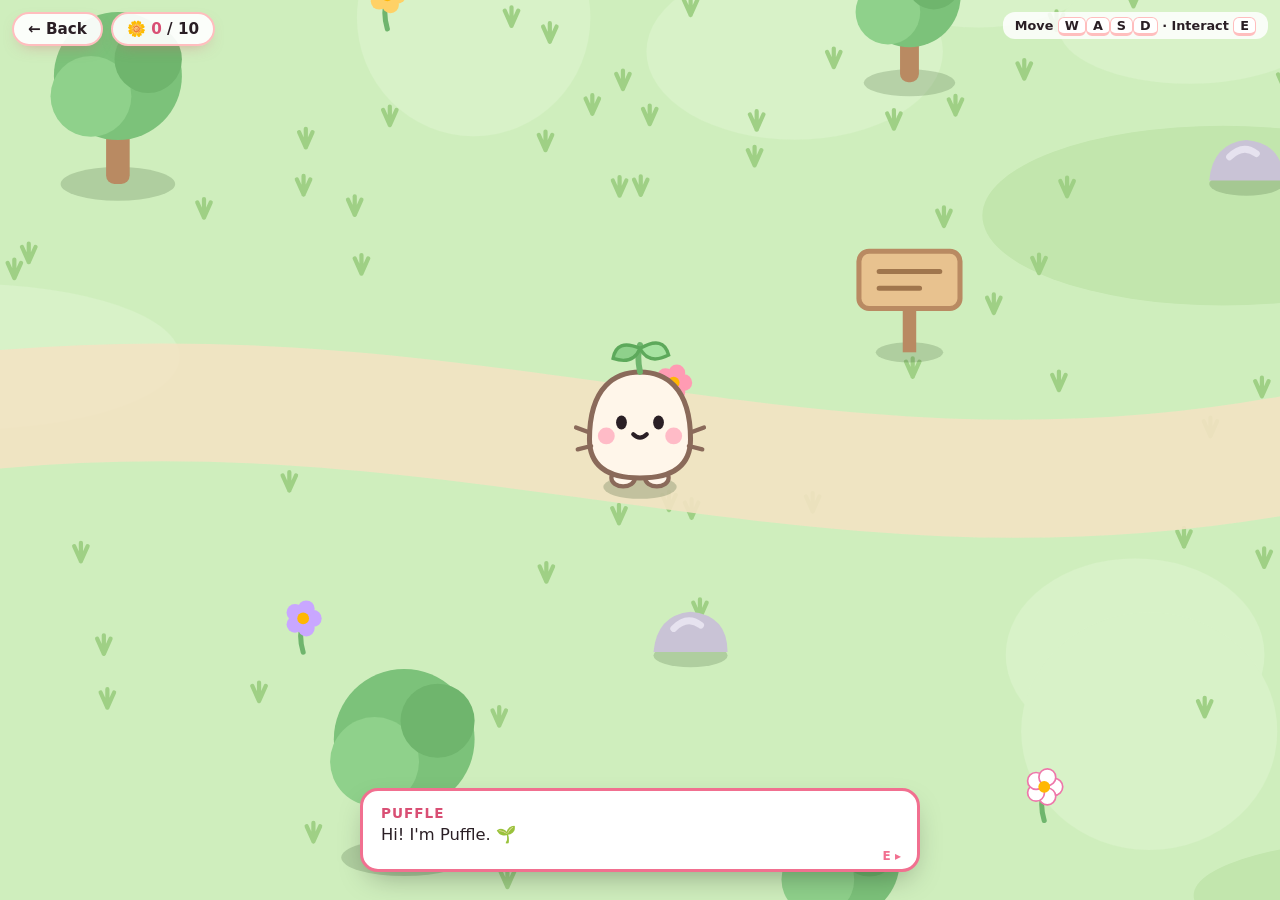
<file: game.html>
<!DOCTYPE html>
<html lang="en">
<head>
<meta charset="UTF-8">
<meta name="viewport" content="width=device-width, initial-scale=1, maximum-scale=1, user-scalable=no">
<title>Puffle's Meadow</title>
<meta name="theme-color" content="#cfeebd">
<link rel="shortcut icon" href="assets/favicon.ico" type="image/x-icon">
<style>
  :root { --pink:#f17090; --pink-deep:#d94f74; --ink:#2a1f25; }
  * { box-sizing: border-box; -webkit-tap-highlight-color: transparent; }
  html, body { margin:0; height:100%; overflow:hidden; background:#cfeebd; font-family: 'Inter', system-ui, sans-serif; color:var(--ink); touch-action:none; user-select:none; -webkit-user-select:none; }
  #game { position:fixed; inset:0; width:100%; height:100%; display:block; }

  .hud { position:fixed; top:12px; left:12px; right:12px; display:flex; justify-content:space-between; align-items:flex-start; gap:10px; pointer-events:none; z-index:5; }
  .pill { background:rgba(255,255,255,.92); border:2px solid #ffbebe; border-radius:999px; padding:6px 14px; font-weight:800; font-size:.95rem; box-shadow:0 6px 16px -8px rgba(217,79,116,.5); }
  .pill b { color:var(--pink-deep); }
  .back { pointer-events:auto; text-decoration:none; color:var(--ink); }
  .help { text-align:right; font-weight:600; font-size:.8rem; background:rgba(255,255,255,.85); padding:6px 12px; border-radius:12px; }
  kbd { background:#fff; border:1.5px solid #ffbebe; border-bottom-width:3px; border-radius:6px; padding:0 6px; font-weight:800; font-family:inherit; }

  #dialog { position:fixed; left:50%; bottom:28px; transform:translateX(-50%) translateY(20px); width:min(560px, calc(100% - 24px)); background:#fff; border:3px solid var(--pink); border-radius:18px; padding:14px 18px 22px; box-shadow:0 12px 30px -10px rgba(0,0,0,.35); opacity:0; pointer-events:none; transition:opacity .2s, transform .2s; z-index:8; }
  #dialog.open { opacity:1; transform:translateX(-50%); pointer-events:auto; }
  #dialog .who { font-weight:900; color:var(--pink-deep); font-size:.85rem; letter-spacing:1px; margin-bottom:2px; }
  #dialog .text { font-size:1.02rem; line-height:1.45; }
  #dialog .next { position:absolute; right:16px; bottom:6px; font-size:.75rem; font-weight:800; color:var(--pink); animation: blink 1s infinite; }
  @keyframes blink { 50% { opacity:.3; } }

  /* touch controls */
  .touch { display:none; }
  body.touch-on .touch { display:block; }
  body.touch-on .help { display:none; }
  #stick { position:fixed; left:22px; bottom:26px; width:130px; height:130px; border-radius:50%; background:rgba(255,255,255,.55); border:3px solid rgba(241,112,144,.7); z-index:6; touch-action:none; }
  #knob { position:absolute; left:50%; top:50%; width:56px; height:56px; margin:-28px 0 0 -28px; border-radius:50%; background:var(--pink); box-shadow:0 6px 14px -4px rgba(0,0,0,.4); }
  #act { position:fixed; right:26px; bottom:36px; width:92px; height:92px; border-radius:50%; border:3px solid #fff; background:var(--pink); color:#fff; font-weight:900; font-size:1rem; box-shadow:0 8px 18px -6px rgba(0,0,0,.45); z-index:6; touch-action:none; }
  #act:active, #act.down { background:var(--pink-deep); transform:scale(.94); }
  #act.dim { opacity:.55; }
  body.dialog-open #stick { opacity:.35; }
</style>
</head>
<body>
<svg id="game" xmlns="http://www.w3.org/2000/svg" aria-label="Game world"></svg>

<div class="hud">
  <div style="display:flex; gap:8px; flex-wrap:wrap;">
    <a class="pill back" href="index.html">← Back</a>
    <div class="pill">🌼 <b id="count">0</b> / <span id="total">0</span></div>
  </div>
  <div class="help">Move <kbd>W</kbd><kbd>A</kbd><kbd>S</kbd><kbd>D</kbd> · Interact <kbd>E</kbd></div>
</div>

<div id="dialog" role="dialog" aria-live="polite">
  <div class="who" id="who"></div>
  <div class="text" id="text"></div>
  <div class="next">E ▸</div>
</div>

<div class="touch" id="stick" aria-label="Joystick"><div id="knob"></div></div>
<button class="touch" id="act" type="button">TALK</button>

<script>
(() => {
  "use strict";
  const NS = "http://www.w3.org/2000/svg";
  const svg = document.getElementById("game");
  const WORLD = { w: 1600, h: 1000 };

  // ---------- tiny SVG helper ----------
  function el(tag, attrs = {}, parent) {
    const n = document.createElementNS(NS, tag);
    for (const k in attrs) n.setAttribute(k, attrs[k]);
    if (parent) parent.appendChild(n);
    return n;
  }

  // seeded random so the meadow is the same every visit
  let seed = 42;
  const rand = () => (seed = (seed * 16807) % 2147483647) / 2147483647;

  // ---------- scene layers ----------
  const ground = el("g", {}, svg);
  const things = el("g", {}, svg);   // y-sorted objects
  const overlay = el("g", {}, svg);  // prompt bubble

  el("rect", { x: 0, y: 0, width: WORLD.w, height: WORLD.h, fill: "#cfeebd" }, ground);
  // soft grass patches
  for (let i = 0; i < 26; i++) {
    el("ellipse", { cx: rand() * WORLD.w, cy: rand() * WORLD.h, rx: 60 + rand() * 90, ry: 30 + rand() * 50, fill: i % 2 ? "#c2e6ad" : "#d8f2c8" }, ground);
  }
  // grass tufts
  for (let i = 0; i < 160; i++) {
    const x = rand() * WORLD.w, y = rand() * WORLD.h;
    el("path", { d: `M${x} ${y} l-4 -9 M${x} ${y} l0 -11 M${x} ${y} l4 -9`, stroke: "#9fd085", "stroke-width": 2.5, "stroke-linecap": "round", fill: "none" }, ground);
  }
  // path
  el("path", { d: "M-20 560 C 300 520, 500 640, 800 580 S 1300 480, 1620 540", stroke: "#f3e4c4", "stroke-width": 70, fill: "none", "stroke-linecap": "round", opacity: .9 }, ground);
  // world border (fence-ish rounded frame)
  el("rect", { x: 6, y: 6, width: WORLD.w - 12, height: WORLD.h - 12, rx: 30, fill: "none", stroke: "#a8d48f", "stroke-width": 12 }, ground);

  // ---------- objects ----------
  const solids = [];        // {x,y,r}
  const interactables = []; // {x,y,range,label,act,el}
  const sortables = [];     // {y,g}

  function addSortable(g, x, y) { g.setAttribute("transform", `translate(${x} ${y})`); things.appendChild(g); const s = { g, x, y }; sortables.push(s); return s; }
  function shadow(parent, rx = 20, ry = 7, y = 0) { el("ellipse", { cx: 0, cy: y, rx, ry, fill: "rgba(60,90,50,.22)" }, parent); }

  function addTree(x, y, size = 1) {
    const g = el("g");
    shadow(g, 34 * size, 10 * size, 2);
    el("rect", { x: -7 * size, y: -34 * size, width: 14 * size, height: 36 * size, rx: 5, fill: "#b98a62" }, g);
    el("circle", { cx: 0, cy: -62 * size, r: 38 * size, fill: "#7cc27a" }, g);
    el("circle", { cx: -16 * size, cy: -50 * size, r: 24 * size, fill: "#8fd18b" }, g);
    el("circle", { cx: 18 * size, cy: -72 * size, r: 20 * size, fill: "#6fb56d" }, g);
    addSortable(g, x, y);
    solids.push({ x, y: y - 4, r: 16 * size });
  }

  function addPond(x, y) {
    const g = el("g", {}, ground);
    el("ellipse", { cx: x, cy: y, rx: 120, ry: 78, fill: "#a9d6ee" }, g);
    el("ellipse", { cx: x, cy: y, rx: 104, ry: 64, fill: "#bfe6f7" }, g);
    el("path", { d: `M${x - 50} ${y - 10} q20 -12 40 0 M${x + 10} ${y + 18} q18 -10 36 0`, stroke: "#fff", "stroke-width": 4, fill: "none", "stroke-linecap": "round", opacity: .8 }, g);
    // lily pad
    el("ellipse", { cx: x + 46, cy: y - 22, rx: 16, ry: 9, fill: "#7cc27a" }, g);
    // collision: chain of circles approximating the ellipse
    for (let a = 0; a < 12; a++) {
      const t = (a / 12) * Math.PI * 2;
      solids.push({ x: x + Math.cos(t) * 86, y: y + Math.sin(t) * 50, r: 30 });
    }
    solids.push({ x, y, r: 55 });
  }

  function addRock(x, y) {
    const g = el("g");
    shadow(g, 22, 7, 2);
    el("path", { d: "M-22 0 Q-20 -22 0 -24 Q22 -22 22 0 Z", fill: "#c9c3d6" }, g);
    el("path", { d: "M-10 -14 q8 -8 16 -2", stroke: "#e6e2ef", "stroke-width": 4, fill: "none", "stroke-linecap": "round" }, g);
    addSortable(g, x, y);
    solids.push({ x, y: y - 6, r: 20 });
  }

  const flowerColors = ["#ffd166", "#ff9bb3", "#fff", "#c9a7ff", "#ffb347"];
  let collected = 0;
  const flowers = [];
  function addFlower(x, y, i) {
    const g = el("g");
    const c = flowerColors[i % flowerColors.length];
    el("path", { d: "M0 0 q-3 -10 0 -18", stroke: "#6fb56d", "stroke-width": 3, fill: "none", "stroke-linecap": "round" }, g);
    for (let k = 0; k < 5; k++) {
      const a = (k / 5) * Math.PI * 2;
      el("circle", { cx: Math.cos(a) * 6, cy: -20 + Math.sin(a) * 6, r: 5, fill: c, stroke: "#e7a", "stroke-width": c === "#fff" ? 1 : 0 }, g);
    }
    el("circle", { cx: 0, cy: -20, r: 3.5, fill: "#ffb703" }, g);
    const s = addSortable(g, x, y);
    const obj = { x, y, range: 52, label: "Pick", sprite: s, taken: false,
      act() {
        if (obj.taken) return;
        obj.taken = true; collected++;
        g.remove(); sortables.splice(sortables.indexOf(s), 1);
        interactables.splice(interactables.indexOf(obj), 1);
        burst(x, y - 20, c);
        updateHud();
        if (collected === flowers.length) setTimeout(() => say("Pip the Frog", ["You found every flower!", "The whole meadow is smiling. Thank you!"]), 400);
      } };
    flowers.push(obj); interactables.push(obj);
  }

  // little sparkle burst on pickup
  const sparks = [];
  function burst(x, y, color) {
    for (let i = 0; i < 8; i++) {
      const a = (i / 8) * Math.PI * 2;
      const c = el("circle", { r: 4, fill: color }, overlay);
      sparks.push({ c, x, y, vx: Math.cos(a) * 90, vy: Math.sin(a) * 90 - 30, life: .5 });
    }
  }

  function addSign(x, y) {
    const g = el("g");
    shadow(g, 20, 6, 2);
    el("rect", { x: -4, y: -30, width: 8, height: 32, fill: "#b98a62" }, g);
    el("rect", { x: -30, y: -58, width: 60, height: 34, rx: 6, fill: "#e8c28f", stroke: "#b98a62", "stroke-width": 3 }, g);
    el("path", { d: "M-18 -46 h36 M-18 -36 h24", stroke: "#a0764d", "stroke-width": 3, "stroke-linecap": "round" }, g);
    addSortable(g, x, y);
    solids.push({ x, y: y - 4, r: 12 });
    interactables.push({ x, y, range: 62, label: "Read", act: () => say("Signpost", ["Welcome to Puffle's Meadow! 🌿", "Pick the flowers scattered around. Stand close and press interact."]) });
  }

  function addFrog(x, y) {
    const g = el("g");
    shadow(g, 26, 8, 2);
    const body = el("g", {}, g);
    el("ellipse", { cx: 0, cy: -16, rx: 26, ry: 20, fill: "#8fd18b", stroke: "#5da95b", "stroke-width": 3 }, body);
    el("circle", { cx: -14, cy: -34, r: 10, fill: "#8fd18b", stroke: "#5da95b", "stroke-width": 3 }, body);
    el("circle", { cx: 14, cy: -34, r: 10, fill: "#8fd18b", stroke: "#5da95b", "stroke-width": 3 }, body);
    el("circle", { cx: -14, cy: -35, r: 4, fill: "#2a1f25" }, body);
    el("circle", { cx: 14, cy: -35, r: 4, fill: "#2a1f25" }, body);
    el("path", { d: "M-9 -14 q9 8 18 0", stroke: "#2a1f25", "stroke-width": 3, fill: "none", "stroke-linecap": "round" }, body);
    el("circle", { cx: -18, cy: -12, r: 5, fill: "#ff9bb3", opacity: .7 }, body);
    el("circle", { cx: 18, cy: -12, r: 5, fill: "#ff9bb3", opacity: .7 }, body);
    addSortable(g, x, y);
    solids.push({ x, y: y - 6, r: 22 });
    frogBody = body;
    interactables.push({ x, y, range: 70, label: "Talk", act: () => {
      if (collected === flowers.length) return say("Pip the Frog", ["Ribbit! The meadow has never looked so lovely.", "You can keep wandering as long as you like."]);
      if (collected === 0) return say("Pip the Frog", ["Ribbit! Oh, hello little puff.", "Could you gather the flowers for me? There are " + flowers.length + " hiding around the meadow."]);
      say("Pip the Frog", [`Ribbit! You've found ${collected} so far.`, `${flowers.length - collected} more to go. Keep looking!`]);
    } });
  }
  let frogBody;

  // ---------- build the meadow ----------
  addPond(1180, 250);
  [[160, 200, 1.1], [320, 140, .9], [90, 420, 1], [260, 820, 1.1], [520, 880, .9], [700, 160, 1], [1020, 700, 1.1],
   [1400, 780, 1], [1500, 480, .9], [880, 900, 1], [560, 360, .8], [1380, 120, 1]].forEach(a => addTree(...a));
  [[430, 700], [1280, 520], [760, 420]].forEach(a => addRock(...a));
  addSign(560, 520);
  addFrog(820, 700);
  [[250, 330], [420, 560], [640, 800], [980, 480], [1050, 880], [1340, 640], [1480, 300], [720, 280], [200, 700], [1180, 430]]
    .forEach((p, i) => addFlower(p[0], p[1], i));

  // ---------- the hero: Puffle (original character) ----------
  const player = { x: 400, y: 600, vx: 0, vy: 0, face: 1, r: 14, t: 0 };
  const pg = el("g");
  const pShadow = el("ellipse", { cx: 0, cy: 2, rx: 22, ry: 7, fill: "rgba(60,90,50,.25)" }, pg);
  const flip = el("g", {}, pg);
  const bob = el("g", {}, flip);
  // feet
  const footL = el("ellipse", { cx: -10, cy: -3, rx: 7, ry: 5, fill: "#fff6ea", stroke: "#8a6a5a", "stroke-width": 2.5 }, bob);
  const footR = el("ellipse", { cx: 10, cy: -3, rx: 7, ry: 5, fill: "#fff6ea", stroke: "#8a6a5a", "stroke-width": 2.5 }, bob);
  // fluffy body
  el("path", { d: "M-30 -26 C-30 -58 -14 -66 0 -66 C14 -66 30 -58 30 -26 C30 -8 16 -3 0 -3 C-16 -3 -30 -8 -30 -26Z", fill: "#fff6ea", stroke: "#8a6a5a", "stroke-width": 3, "stroke-linejoin": "round" }, bob);
  // fur tufts
  el("path", { d: "M-30 -30 l-8 -3 M-29 -22 l-8 2 M30 -30 l8 -3 M29 -22 l8 2", stroke: "#8a6a5a", "stroke-width": 2.5, "stroke-linecap": "round" }, bob);
  // sprout on head
  el("path", { d: "M0 -66 q-2 -10 0 -16", stroke: "#6fb56d", "stroke-width": 3.5, fill: "none", "stroke-linecap": "round" }, bob);
  el("path", { d: "M0 -80 q-14 -6 -16 6 q12 4 16 -6Z", fill: "#8fd18b", stroke: "#5da95b", "stroke-width": 2 }, bob);
  el("path", { d: "M0 -80 q14 -8 17 4 q-12 6 -17 -4Z", fill: "#a6e3a1", stroke: "#5da95b", "stroke-width": 2 }, bob);
  // face
  const eyeL = el("ellipse", { cx: -11, cy: -36, rx: 3.2, ry: 4.2, fill: "#2a1f25" }, bob);
  const eyeR = el("ellipse", { cx: 11, cy: -36, rx: 3.2, ry: 4.2, fill: "#2a1f25" }, bob);
  el("circle", { cx: -20, cy: -28, r: 5, fill: "#ff9bb3", opacity: .65 }, bob);
  el("circle", { cx: 20, cy: -28, r: 5, fill: "#ff9bb3", opacity: .65 }, bob);
  el("path", { d: "M-4 -29 q4 4 8 0", stroke: "#2a1f25", "stroke-width": 2.5, fill: "none", "stroke-linecap": "round" }, bob);
  const ps = addSortable(pg, player.x, player.y);

  // interaction prompt bubble
  const prompt = el("g", { opacity: 0 }, overlay);
  el("rect", { x: -38, y: -26, width: 76, height: 26, rx: 13, fill: "#fff", stroke: "#f17090", "stroke-width": 3 }, prompt);
  const promptText = el("text", { x: 0, y: -8, "text-anchor": "middle", "font-family": "Inter, system-ui, sans-serif", "font-weight": 800, "font-size": 13, fill: "#d94f74" }, prompt);
  el("path", { d: "M-6 0 l6 8 l6 -8Z", fill: "#f17090" }, prompt);

  // ---------- input ----------
  const keys = new Set();
  const moveKeys = { w: "u", arrowup: "u", s: "d", arrowdown: "d", a: "l", arrowleft: "l", d: "r", arrowright: "r" };
  addEventListener("keydown", e => {
    const k = e.key.toLowerCase();
    if (k in moveKeys) { keys.add(moveKeys[k]); e.preventDefault(); }
    if ((k === "e" || k === "enter" || k === " ") && !e.repeat) { interact(); e.preventDefault(); }
  });
  addEventListener("keyup", e => { const k = e.key.toLowerCase(); if (k in moveKeys) keys.delete(moveKeys[k]); });
  addEventListener("blur", () => keys.clear());

  // joystick
  const stick = document.getElementById("stick"), knob = document.getElementById("knob"), act = document.getElementById("act");
  const joy = { x: 0, y: 0, id: null };
  function enableTouch() { document.body.classList.add("touch-on"); }
  if (matchMedia("(pointer: coarse)").matches || "ontouchstart" in window) enableTouch();
  addEventListener("touchstart", enableTouch, { once: true, passive: true });

  function joyMove(e) {
    const r = stick.getBoundingClientRect(), max = r.width / 2 - 10;
    let dx = e.clientX - (r.left + r.width / 2), dy = e.clientY - (r.top + r.height / 2);
    const d = Math.hypot(dx, dy);
    if (d > max) { dx = dx / d * max; dy = dy / d * max; }
    knob.style.transform = `translate(${dx}px, ${dy}px)`;
    joy.x = dx / max; joy.y = dy / max;
  }
  function joyEnd() { joy.id = null; joy.x = joy.y = 0; knob.style.transform = ""; }
  stick.addEventListener("pointerdown", e => { joy.id = e.pointerId; stick.setPointerCapture(e.pointerId); joyMove(e); e.preventDefault(); });
  stick.addEventListener("pointermove", e => { if (e.pointerId === joy.id) joyMove(e); });
  stick.addEventListener("pointerup", joyEnd);
  stick.addEventListener("pointercancel", joyEnd);
  act.addEventListener("pointerdown", e => { e.preventDefault(); act.classList.add("down"); interact(); });
  ["pointerup", "pointerleave", "pointercancel"].forEach(t => act.addEventListener(t, () => act.classList.remove("down")));
  document.getElementById("dialog").addEventListener("pointerdown", () => interact());

  // ---------- dialog ----------
  const dlg = document.getElementById("dialog"), whoEl = document.getElementById("who"), textEl = document.getElementById("text");
  let lines = [], lineIdx = 0, dialogOpen = false;
  function say(who, arr) { lines = arr; lineIdx = 0; whoEl.textContent = who.toUpperCase(); textEl.textContent = lines[0]; dlg.classList.add("open"); dialogOpen = true; document.body.classList.add("dialog-open"); }
  function closeDialog() { dlg.classList.remove("open"); dialogOpen = false; document.body.classList.remove("dialog-open"); }

  let near = null;
  function interact() {
    if (dialogOpen) { lineIdx++; if (lineIdx >= lines.length) closeDialog(); else textEl.textContent = lines[lineIdx]; return; }
    if (near) near.act();
  }

  const countEl = document.getElementById("count");
  document.getElementById("total").textContent = flowers.length;
  function updateHud() { countEl.textContent = collected; }

  // ---------- camera / resize ----------
  let vw = 800, vh = 500;
  function resize() {
    const s = Math.max(.8, Math.min(2.2, Math.min(innerWidth / 760, innerHeight / 480)));
    vw = innerWidth / s; vh = innerHeight / s;
  }
  addEventListener("resize", resize); resize();

  // ---------- loop ----------
  let last = performance.now(), time = 0;
  const SPEED = 210;
  function frame(now) {
    const dt = Math.min(.05, (now - last) / 1000); last = now; time += dt;

    // movement
    let ix = (keys.has("r") ? 1 : 0) - (keys.has("l") ? 1 : 0) + joy.x;
    let iy = (keys.has("d") ? 1 : 0) - (keys.has("u") ? 1 : 0) + joy.y;
    const m = Math.hypot(ix, iy);
    if (m > 1) { ix /= m; iy /= m; }
    if (dialogOpen || m < .12) { ix = iy = 0; }
    const moving = ix !== 0 || iy !== 0;
    player.x += ix * SPEED * dt; player.y += iy * SPEED * dt;
    if (ix > .1) player.face = 1; else if (ix < -.1) player.face = -1;

    // collisions: push out of solids
    for (const s of solids) {
      const dx = player.x - s.x, dy = player.y - s.y, d = Math.hypot(dx, dy), min = s.r + player.r;
      if (d < min && d > .001) { player.x = s.x + dx / d * min; player.y = s.y + dy / d * min; }
    }
    player.x = Math.max(40, Math.min(WORLD.w - 40, player.x));
    player.y = Math.max(90, Math.min(WORLD.h - 30, player.y));

    // animate character
    if (moving) player.t += dt * 12; else player.t += dt * 2.5;
    const hop = moving ? Math.abs(Math.sin(player.t)) * 7 : Math.sin(player.t) * 1.2;
    bob.setAttribute("transform", `translate(0 ${-hop}) scale(${1 + (moving ? Math.sin(player.t * 2) * .03 : 0)} ${1 - (moving ? Math.sin(player.t * 2) * .03 : 0)})`);
    flip.setAttribute("transform", `scale(${player.face} 1)`);
    pShadow.setAttribute("rx", 22 - hop * .6);
    const blink = (time % 3.4) > 3.28;
    eyeL.setAttribute("ry", blink ? .6 : 4.2); eyeR.setAttribute("ry", blink ? .6 : 4.2);
    ps.x = player.x; ps.y = player.y; ps.g.setAttribute("transform", `translate(${player.x} ${player.y})`);

    // frog idle bounce
    if (frogBody) frogBody.setAttribute("transform", `translate(0 ${-Math.abs(Math.sin(time * 2)) * 3})`);

    // nearest interactable
    near = null; let best = 1e9;
    for (const o of interactables) {
      const d = Math.hypot(o.x - player.x, o.y - player.y);
      if (d < o.range && d < best) { best = d; near = o; }
    }
    if (near && !dialogOpen) {
      promptText.textContent = (document.body.classList.contains("touch-on") ? "" : "E · ") + near.label;
      prompt.setAttribute("transform", `translate(${near.x} ${near.y - 96 + Math.sin(time * 5) * 2})`);
      prompt.setAttribute("opacity", 1);
    } else prompt.setAttribute("opacity", 0);
    act.classList.toggle("dim", !near && !dialogOpen);
    act.textContent = dialogOpen ? "NEXT" : (near ? near.label.toUpperCase() : "TALK");

    // sparks
    for (let i = sparks.length - 1; i >= 0; i--) {
      const s = sparks[i]; s.life -= dt;
      if (s.life <= 0) { s.c.remove(); sparks.splice(i, 1); continue; }
      s.x += s.vx * dt; s.y += s.vy * dt; s.vy += 160 * dt;
      s.c.setAttribute("cx", s.x); s.c.setAttribute("cy", s.y); s.c.setAttribute("opacity", s.life * 2);
    }

    // y-sort
    sortables.sort((a, b) => a.y - b.y).forEach(s => things.appendChild(s.g));

    // camera
    let cx = player.x, cy = player.y - 20;
    cx = vw >= WORLD.w ? WORLD.w / 2 : Math.max(vw / 2, Math.min(WORLD.w - vw / 2, cx));
    cy = vh >= WORLD.h ? WORLD.h / 2 : Math.max(vh / 2, Math.min(WORLD.h - vh / 2, cy));
    svg.setAttribute("viewBox", `${cx - vw / 2} ${cy - vh / 2} ${vw} ${vh}`);

    requestAnimationFrame(frame);
  }
  requestAnimationFrame(frame);

  // greet
  setTimeout(() => say("Puffle", ["Hi! I'm Puffle. 🌱", "Let's explore. Maybe the frog by the path needs help?"]), 500);
})();
</script>
</body>
</html>
</file>
